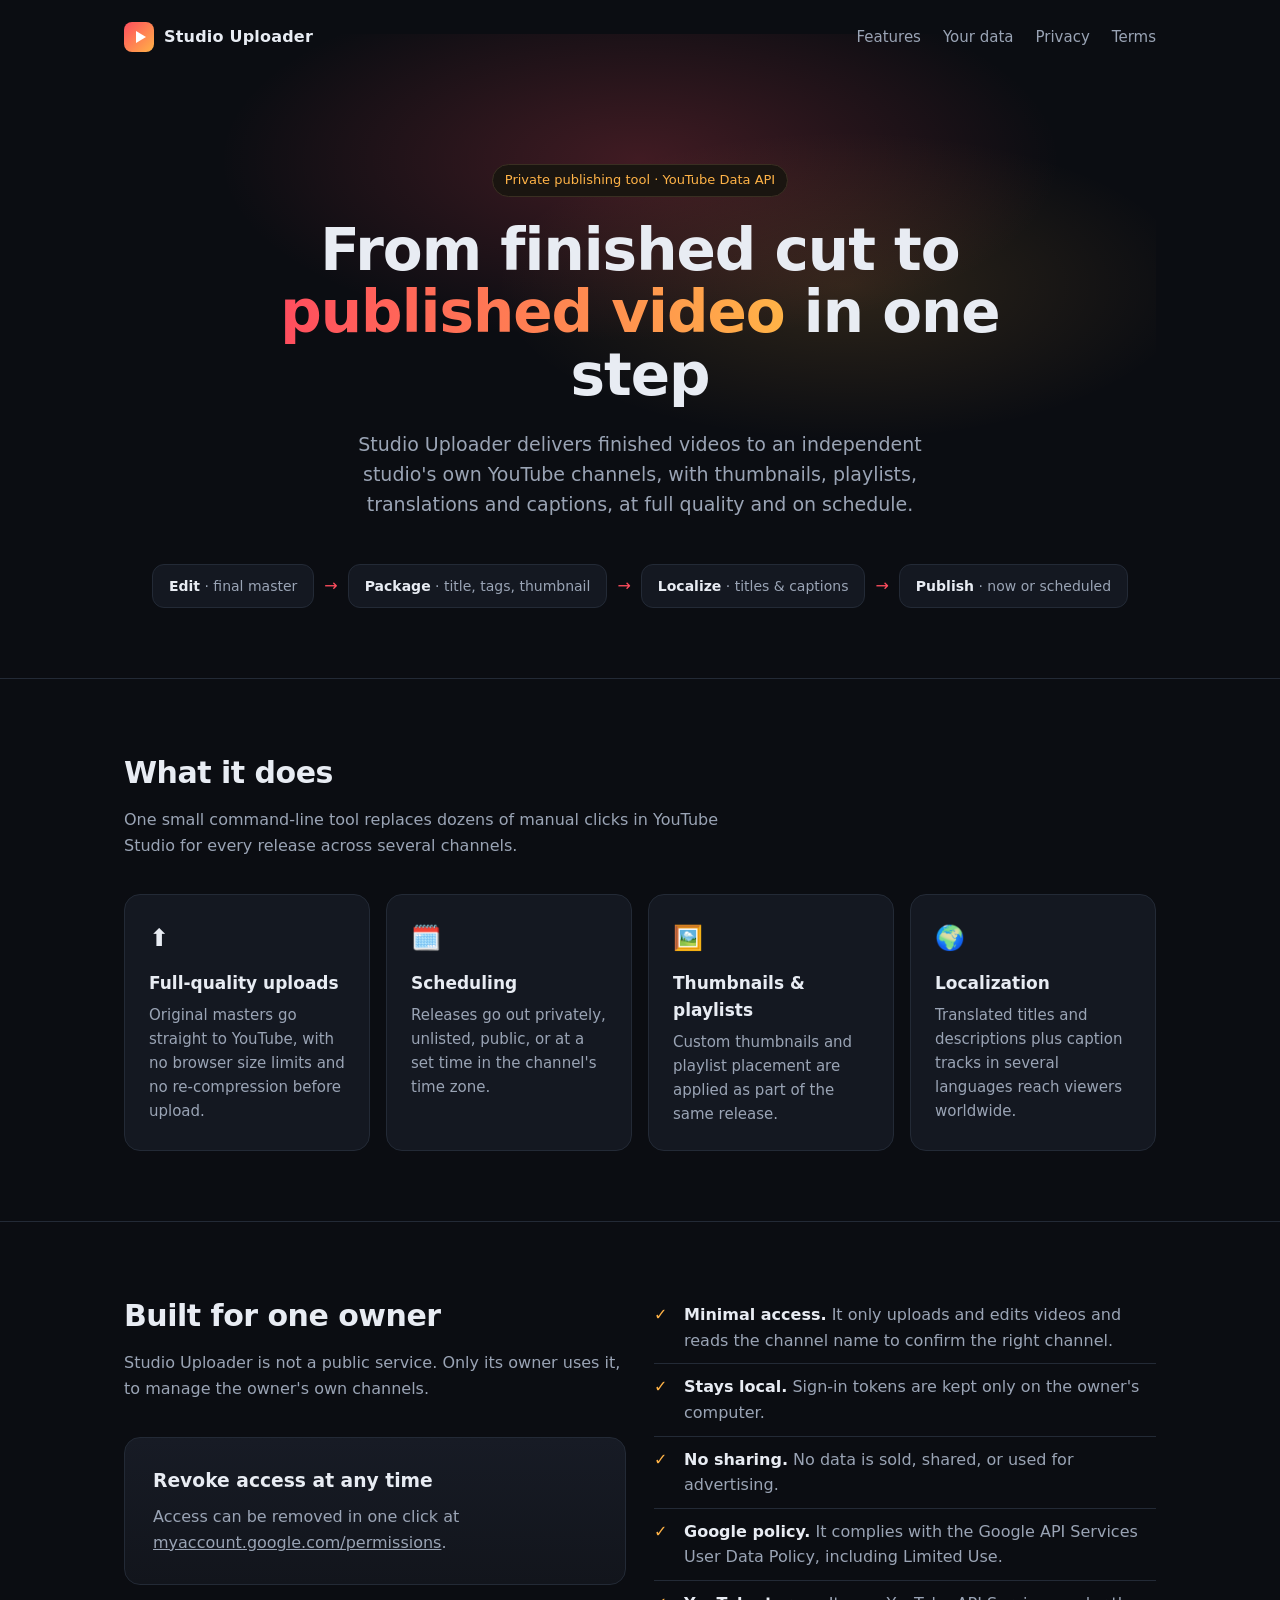
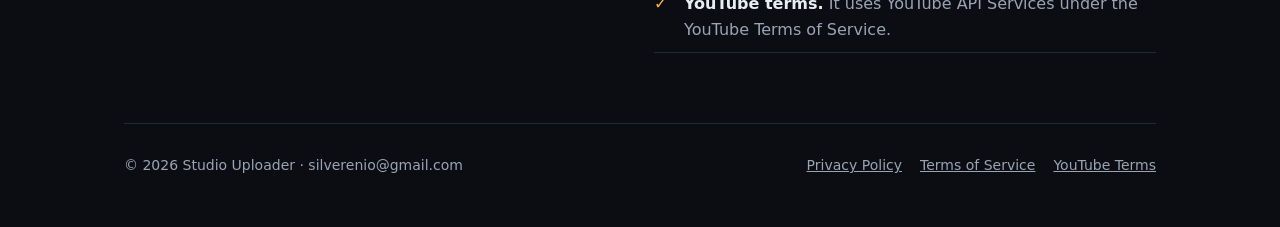
<file: index.html>
<!DOCTYPE html>
<html lang="en">
<head>
<meta charset="utf-8">
<meta name="viewport" content="width=device-width,initial-scale=1">
<title>Studio Uploader — publishing pipeline for independent YouTube channels</title>
<meta name="description" content="Studio Uploader is a private publishing tool that delivers finished videos, thumbnails, translations and captions to its owner's YouTube channels.">
<style>
  :root{--bg:#0b0d12;--panel:#141821;--line:#232a36;--text:#e8ecf3;--muted:#9aa4b5;--accent:#ff4d5e;--accent2:#ffb347}
  *{box-sizing:border-box;margin:0;padding:0}
  body{font-family:Inter,system-ui,-apple-system,"Segoe UI",sans-serif;background:var(--bg);color:var(--text);line-height:1.6}
  a{color:inherit}
  .wrap{max-width:1080px;margin:0 auto;padding:0 24px}
  header{display:flex;align-items:center;justify-content:space-between;padding:22px 0}
  .logo{display:flex;align-items:center;gap:10px;font-weight:700;letter-spacing:.2px}
  .logo i{width:30px;height:30px;border-radius:8px;background:linear-gradient(135deg,var(--accent),var(--accent2));display:grid;place-items:center}
  .logo i:after{content:"";border-left:10px solid #fff;border-top:6px solid transparent;border-bottom:6px solid transparent;margin-left:3px}
  nav a{color:var(--muted);text-decoration:none;margin-left:22px;font-size:15px}
  nav a:hover{color:var(--text)}
  .hero{padding:90px 0 70px;text-align:center;position:relative}
  .hero:before{content:"";position:absolute;inset:-40px 0 auto;height:420px;z-index:-1;
    background:radial-gradient(600px 260px at 50% 30%,rgba(255,77,94,.22),transparent 70%),radial-gradient(500px 220px at 70% 60%,rgba(255,179,71,.14),transparent 70%)}
  .tag{display:inline-block;font-size:13px;color:var(--accent2);border:1px solid #3a2f22;background:#1a1510;padding:5px 12px;border-radius:999px;margin-bottom:22px}
  h1{font-size:clamp(34px,5.4vw,58px);line-height:1.08;letter-spacing:-1px;max-width:820px;margin:0 auto}
  h1 span{background:linear-gradient(90deg,var(--accent),var(--accent2));-webkit-background-clip:text;background-clip:text;color:transparent}
  .lead{color:var(--muted);font-size:19px;max-width:640px;margin:22px auto 0}
  .flow{display:flex;justify-content:center;flex-wrap:wrap;gap:10px;margin-top:44px}
  .flow div{background:var(--panel);border:1px solid var(--line);border-radius:12px;padding:10px 16px;font-size:14px;color:var(--muted)}
  .flow b{color:var(--text);font-weight:600}
  .flow em{color:var(--accent);font-style:normal;align-self:center}
  section{padding:70px 0;border-top:1px solid var(--line)}
  h2{font-size:30px;letter-spacing:-.5px;margin-bottom:10px}
  .sub{color:var(--muted);max-width:620px;margin-bottom:36px}
  .grid{display:grid;grid-template-columns:repeat(auto-fit,minmax(230px,1fr));gap:16px}
  .card{background:var(--panel);border:1px solid var(--line);border-radius:16px;padding:24px}
  .card .ic{font-size:24px;margin-bottom:12px}
  .card h3{font-size:17px;margin-bottom:6px}
  .card p{color:var(--muted);font-size:15px}
  .split{display:grid;grid-template-columns:1fr 1fr;gap:28px;align-items:start}
  @media(max-width:760px){.split{grid-template-columns:1fr}nav{display:none}}
  ul.check{list-style:none}
  ul.check li{padding:10px 0 10px 30px;position:relative;color:var(--muted);border-bottom:1px solid var(--line)}
  ul.check li:before{content:"✓";position:absolute;left:0;color:var(--accent2);font-weight:700}
  ul.check li b{color:var(--text);font-weight:600}
  .note{background:linear-gradient(180deg,#171b25,#12151c);border:1px solid var(--line);border-radius:16px;padding:28px}
  .note p{color:var(--muted);margin-top:8px}
  footer{border-top:1px solid var(--line);padding:30px 0 50px;color:var(--muted);font-size:14px;display:flex;justify-content:space-between;flex-wrap:wrap;gap:12px}
  footer a{color:var(--muted);margin-left:18px}
  footer a:hover{color:var(--text)}
</style>
</head>
<body>
<div class="wrap">
  <header>
    <div class="logo"><i></i>Studio Uploader</div>
    <nav><a href="#features">Features</a><a href="#data">Your data</a><a href="privacy.html">Privacy</a><a href="terms.html">Terms</a></nav>
  </header>

  <div class="hero">
    <div class="tag">Private publishing tool · YouTube Data API</div>
    <h1>From finished cut to <span>published video</span> in one step</h1>
    <p class="lead">Studio Uploader delivers finished videos to an independent studio's own YouTube channels, with thumbnails, playlists, translations and captions, at full quality and on schedule.</p>
    <div class="flow">
      <div><b>Edit</b> · final master</div><em>→</em>
      <div><b>Package</b> · title, tags, thumbnail</div><em>→</em>
      <div><b>Localize</b> · titles &amp; captions</div><em>→</em>
      <div><b>Publish</b> · now or scheduled</div>
    </div>
  </div>
</div>

<section id="features">
  <div class="wrap">
    <h2>What it does</h2>
    <p class="sub">One small command-line tool replaces dozens of manual clicks in YouTube Studio for every release across several channels.</p>
    <div class="grid">
      <div class="card"><div class="ic">⬆️</div><h3>Full-quality uploads</h3><p>Original masters go straight to YouTube, with no browser size limits and no re-compression before upload.</p></div>
      <div class="card"><div class="ic">🗓️</div><h3>Scheduling</h3><p>Releases go out privately, unlisted, public, or at a set time in the channel's time zone.</p></div>
      <div class="card"><div class="ic">🖼️</div><h3>Thumbnails &amp; playlists</h3><p>Custom thumbnails and playlist placement are applied as part of the same release.</p></div>
      <div class="card"><div class="ic">🌍</div><h3>Localization</h3><p>Translated titles and descriptions plus caption tracks in several languages reach viewers worldwide.</p></div>
    </div>
  </div>
</section>

<section id="data">
  <div class="wrap split">
    <div>
      <h2>Built for one owner</h2>
      <p class="sub">Studio Uploader is not a public service. Only its owner uses it, to manage the owner's own channels.</p>
      <div class="note">
        <h3>Revoke access at any time</h3>
        <p>Access can be removed in one click at <a href="https://myaccount.google.com/permissions">myaccount.google.com/permissions</a>.</p>
      </div>
    </div>
    <ul class="check">
      <li><b>Minimal access.</b> It only uploads and edits videos and reads the channel name to confirm the right channel.</li>
      <li><b>Stays local.</b> Sign-in tokens are kept only on the owner's computer.</li>
      <li><b>No sharing.</b> No data is sold, shared, or used for advertising.</li>
      <li><b>Google policy.</b> It complies with the Google API Services User Data Policy, including Limited Use.</li>
      <li><b>YouTube terms.</b> It uses YouTube API Services under the YouTube Terms of Service.</li>
    </ul>
  </div>
</section>

<div class="wrap">
  <footer>
    <span>© 2026 Studio Uploader · silverenio@gmail.com</span>
    <span><a href="privacy.html">Privacy Policy</a><a href="terms.html">Terms of Service</a><a href="https://www.youtube.com/t/terms">YouTube Terms</a></span>
  </footer>
</div>
</body>
</html>
</file>
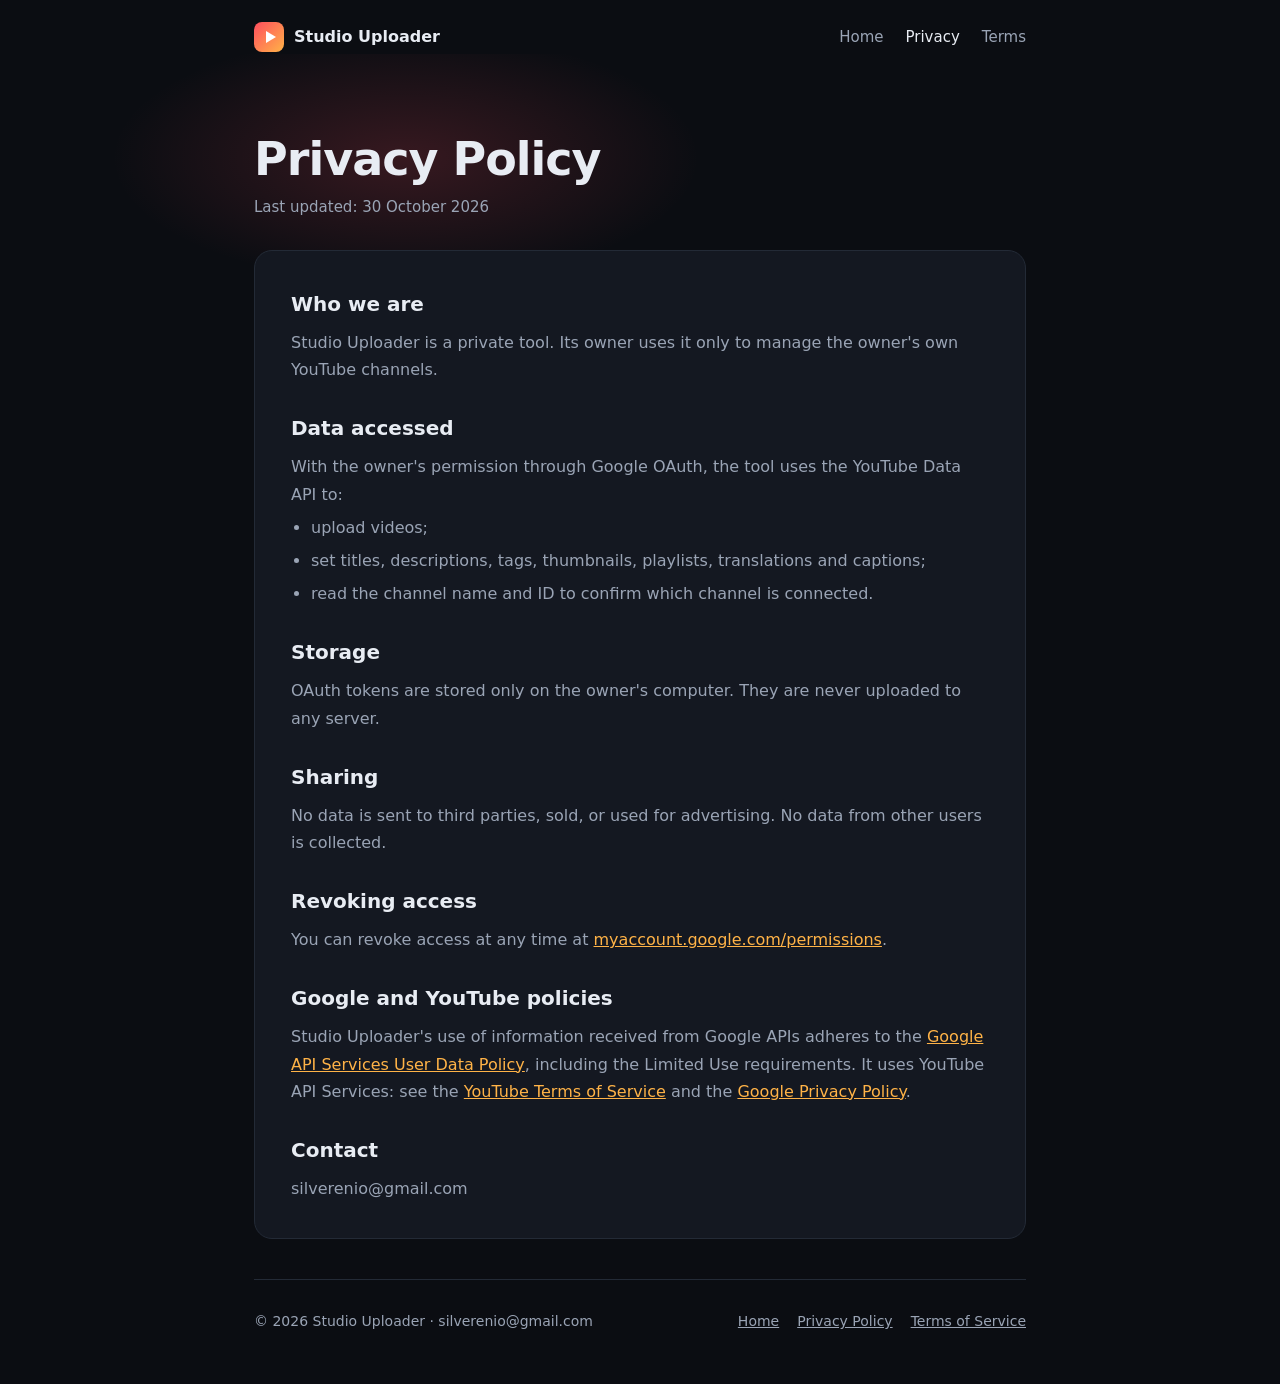
<file: privacy.html>
<!DOCTYPE html>
<html lang="en"><head><meta charset="utf-8"><meta name="viewport" content="width=device-width,initial-scale=1">
<title>Studio Uploader — Privacy Policy</title><link rel="stylesheet" href="style.css"></head>
<body><div class="wrap">
<header><a class="logo" href="./"><i></i>Studio Uploader</a>
<nav><a href="./">Home</a><a href="privacy.html" class="on">Privacy</a><a href="terms.html">Terms</a></nav></header>
<div class="head"><h1>Privacy Policy</h1><p class="date">Last updated: 30 October 2026</p></div>
<main>
<h2>Who we are</h2>
<p>Studio Uploader is a private tool. Its owner uses it only to manage the owner's own YouTube channels.</p>
<h2>Data accessed</h2>
<p>With the owner's permission through Google OAuth, the tool uses the YouTube Data API to:</p>
<ul>
<li>upload videos;</li>
<li>set titles, descriptions, tags, thumbnails, playlists, translations and captions;</li>
<li>read the channel name and ID to confirm which channel is connected.</li>
</ul>
<h2>Storage</h2>
<p>OAuth tokens are stored only on the owner's computer. They are never uploaded to any server.</p>
<h2>Sharing</h2>
<p>No data is sent to third parties, sold, or used for advertising. No data from other users is collected.</p>
<h2>Revoking access</h2>
<p>You can revoke access at any time at <a href="https://myaccount.google.com/permissions">myaccount.google.com/permissions</a>.</p>
<h2>Google and YouTube policies</h2>
<p>Studio Uploader's use of information received from Google APIs adheres to the <a href="https://developers.google.com/terms/api-services-user-data-policy">Google API Services User Data Policy</a>, including the Limited Use requirements. It uses YouTube API Services: see the <a href="https://www.youtube.com/t/terms">YouTube Terms of Service</a> and the <a href="https://policies.google.com/privacy">Google Privacy Policy</a>.</p>
<h2>Contact</h2>
<p>silverenio@gmail.com</p>
</main>
<footer><span>© 2026 Studio Uploader · silverenio@gmail.com</span><span><a href="./">Home</a><a href="privacy.html">Privacy Policy</a><a href="terms.html">Terms of Service</a></span></footer>
</div></body></html>
</file>
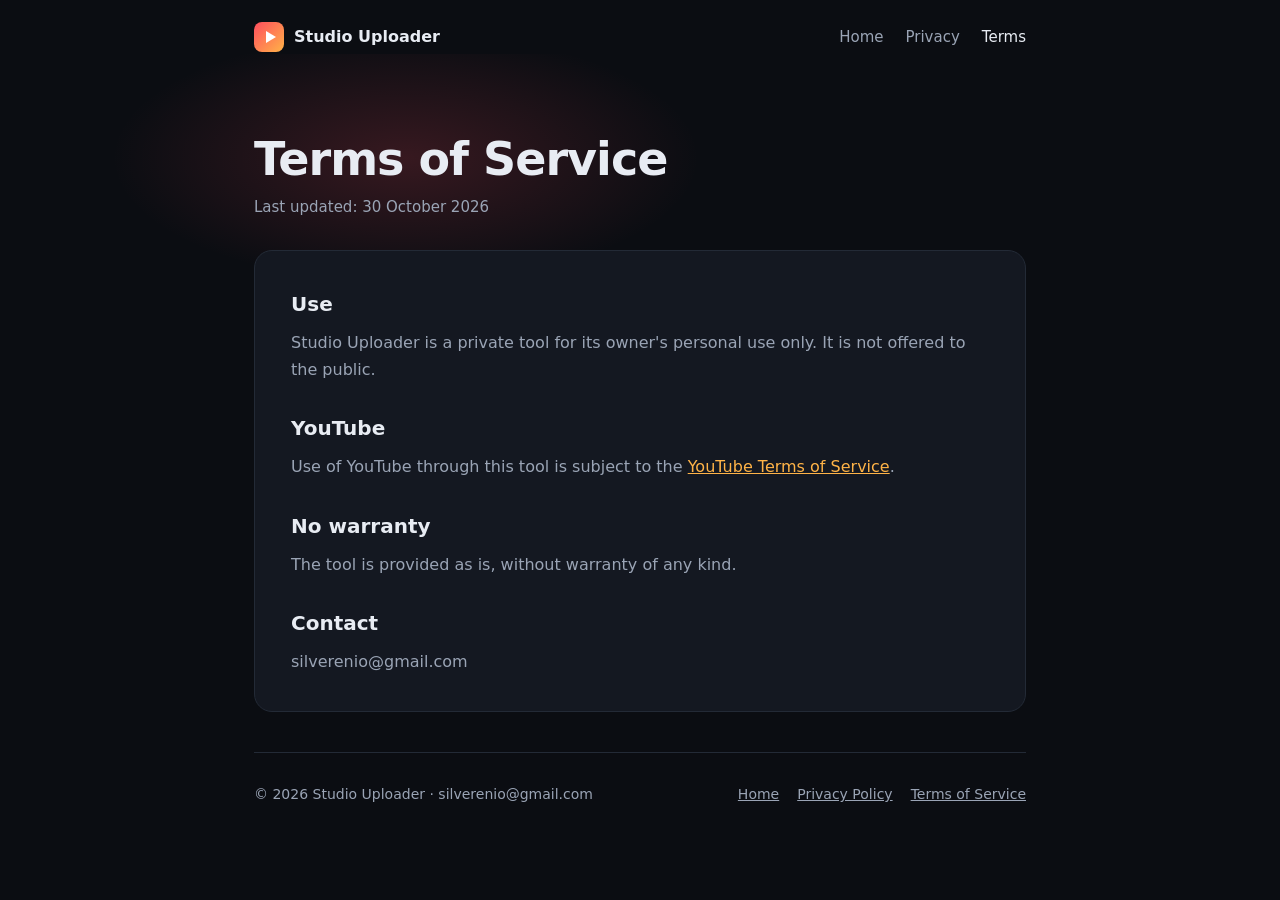
<file: terms.html>
<!DOCTYPE html>
<html lang="en"><head><meta charset="utf-8"><meta name="viewport" content="width=device-width,initial-scale=1">
<title>Studio Uploader — Terms of Service</title><link rel="stylesheet" href="style.css"></head>
<body><div class="wrap">
<header><a class="logo" href="./"><i></i>Studio Uploader</a>
<nav><a href="./">Home</a><a href="privacy.html">Privacy</a><a href="terms.html" class="on">Terms</a></nav></header>
<div class="head"><h1>Terms of Service</h1><p class="date">Last updated: 30 October 2026</p></div>
<main>
<h2>Use</h2>
<p>Studio Uploader is a private tool for its owner's personal use only. It is not offered to the public.</p>
<h2>YouTube</h2>
<p>Use of YouTube through this tool is subject to the <a href="https://www.youtube.com/t/terms">YouTube Terms of Service</a>.</p>
<h2>No warranty</h2>
<p>The tool is provided as is, without warranty of any kind.</p>
<h2>Contact</h2>
<p>silverenio@gmail.com</p>
</main>
<footer><span>© 2026 Studio Uploader · silverenio@gmail.com</span><span><a href="./">Home</a><a href="privacy.html">Privacy Policy</a><a href="terms.html">Terms of Service</a></span></footer>
</div></body></html>
</file>
<file: style.css>
:root{--bg:#0b0d12;--panel:#141821;--line:#232a36;--text:#e8ecf3;--muted:#9aa4b5;--accent:#ff4d5e;--accent2:#ffb347}
*{box-sizing:border-box;margin:0;padding:0}
body{font-family:Inter,system-ui,-apple-system,"Segoe UI",sans-serif;background:var(--bg);color:var(--text);line-height:1.7}
a{color:var(--accent2)}
.wrap{max-width:820px;margin:0 auto;padding:0 24px}
header{display:flex;align-items:center;justify-content:space-between;padding:22px 0}
.logo{display:flex;align-items:center;gap:10px;font-weight:700;color:var(--text);text-decoration:none}
.logo i{width:30px;height:30px;border-radius:8px;background:linear-gradient(135deg,var(--accent),var(--accent2));display:grid;place-items:center}
.logo i:after{content:"";border-left:10px solid #fff;border-top:6px solid transparent;border-bottom:6px solid transparent;margin-left:3px}
nav a{color:var(--muted);text-decoration:none;margin-left:22px;font-size:15px}
nav a:hover,nav a.on{color:var(--text)}
.head{padding:60px 0 30px;position:relative}
.head:before{content:"";position:absolute;inset:-20px -200px auto;height:260px;z-index:-1;background:radial-gradient(420px 180px at 30% 40%,rgba(255,77,94,.18),transparent 70%)}
h1{font-size:clamp(32px,5vw,46px);letter-spacing:-1px;line-height:1.1}
.date{color:var(--muted);margin-top:10px;font-size:15px}
main{background:var(--panel);border:1px solid var(--line);border-radius:18px;padding:36px;margin-bottom:40px}
main h2{font-size:20px;margin:28px 0 8px}
main h2:first-child{margin-top:0}
main p,main li{color:var(--muted)}
main ul{padding-left:20px}
main li{margin:6px 0}
@media(max-width:640px){nav{display:none}main{padding:24px}}
footer{border-top:1px solid var(--line);padding:30px 0 50px;color:var(--muted);font-size:14px;display:flex;justify-content:space-between;flex-wrap:wrap;gap:12px}
footer a{color:var(--muted);margin-left:18px}
</file>
